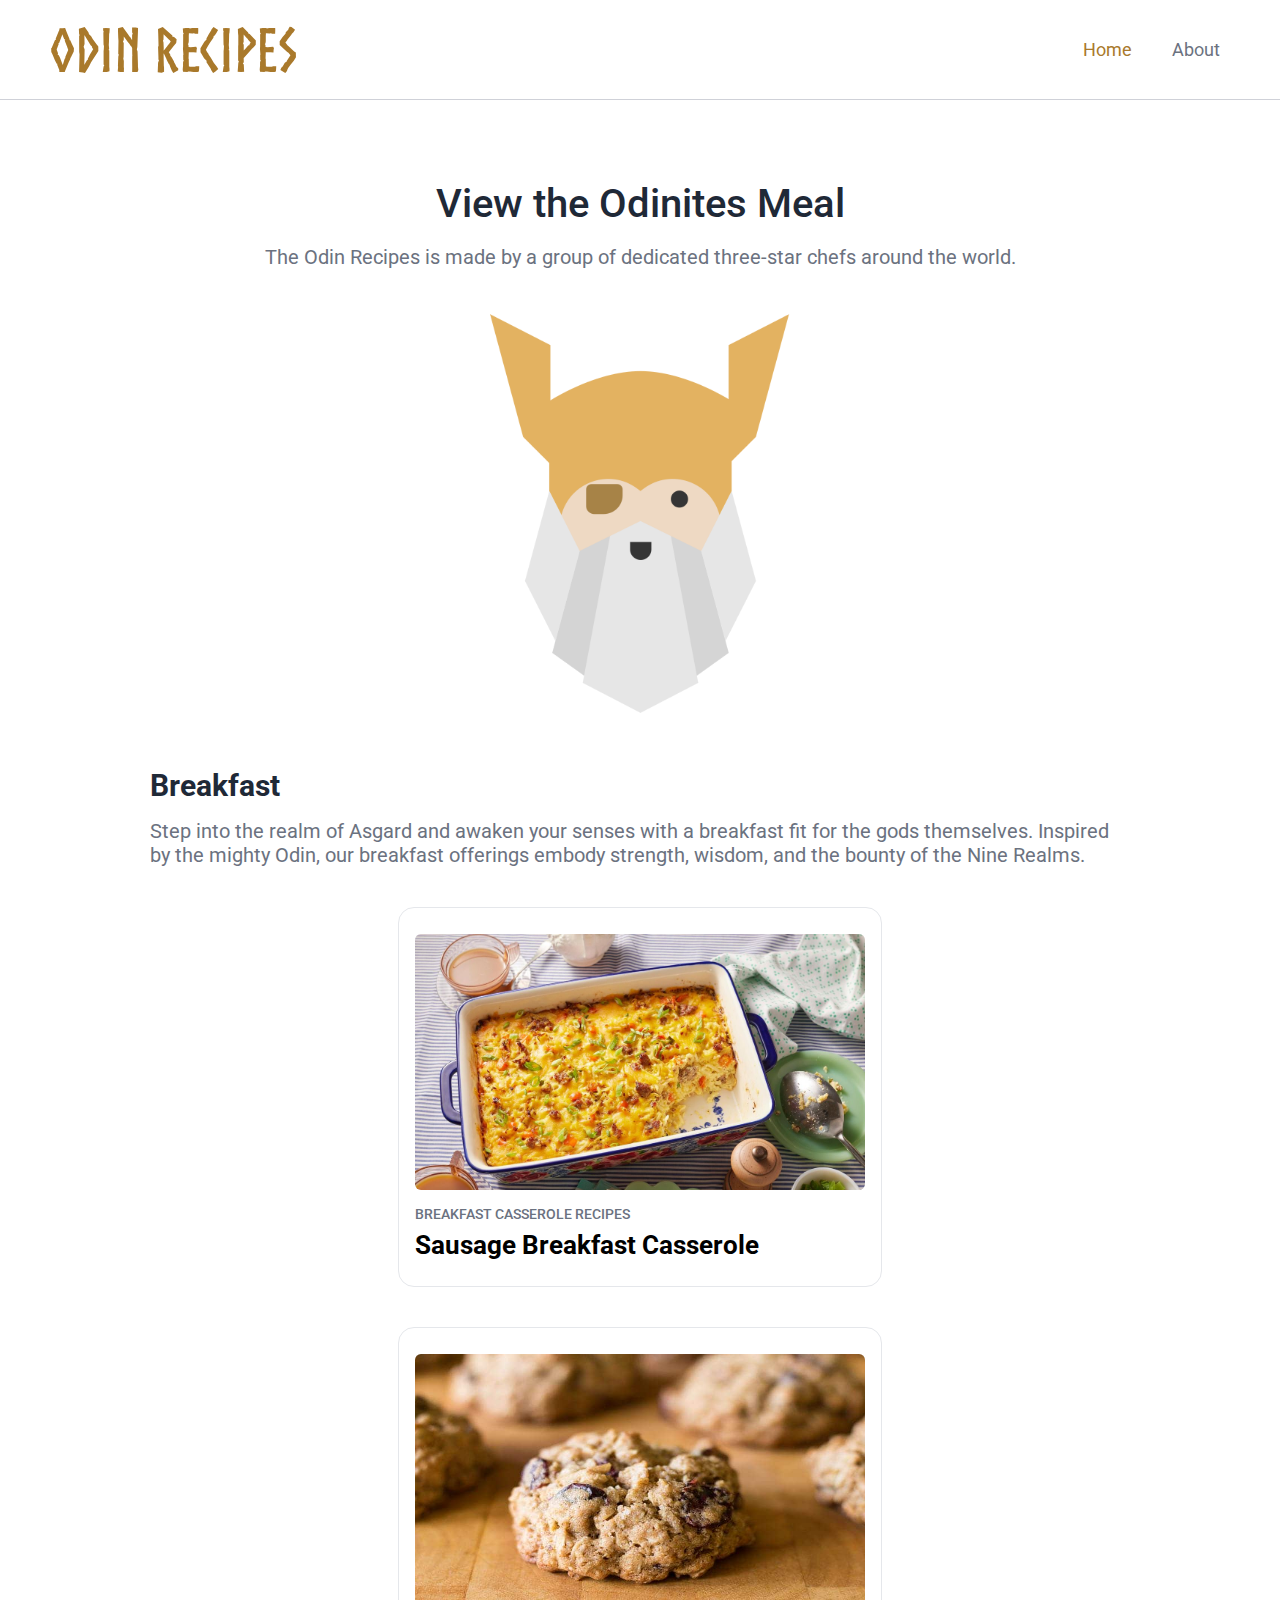
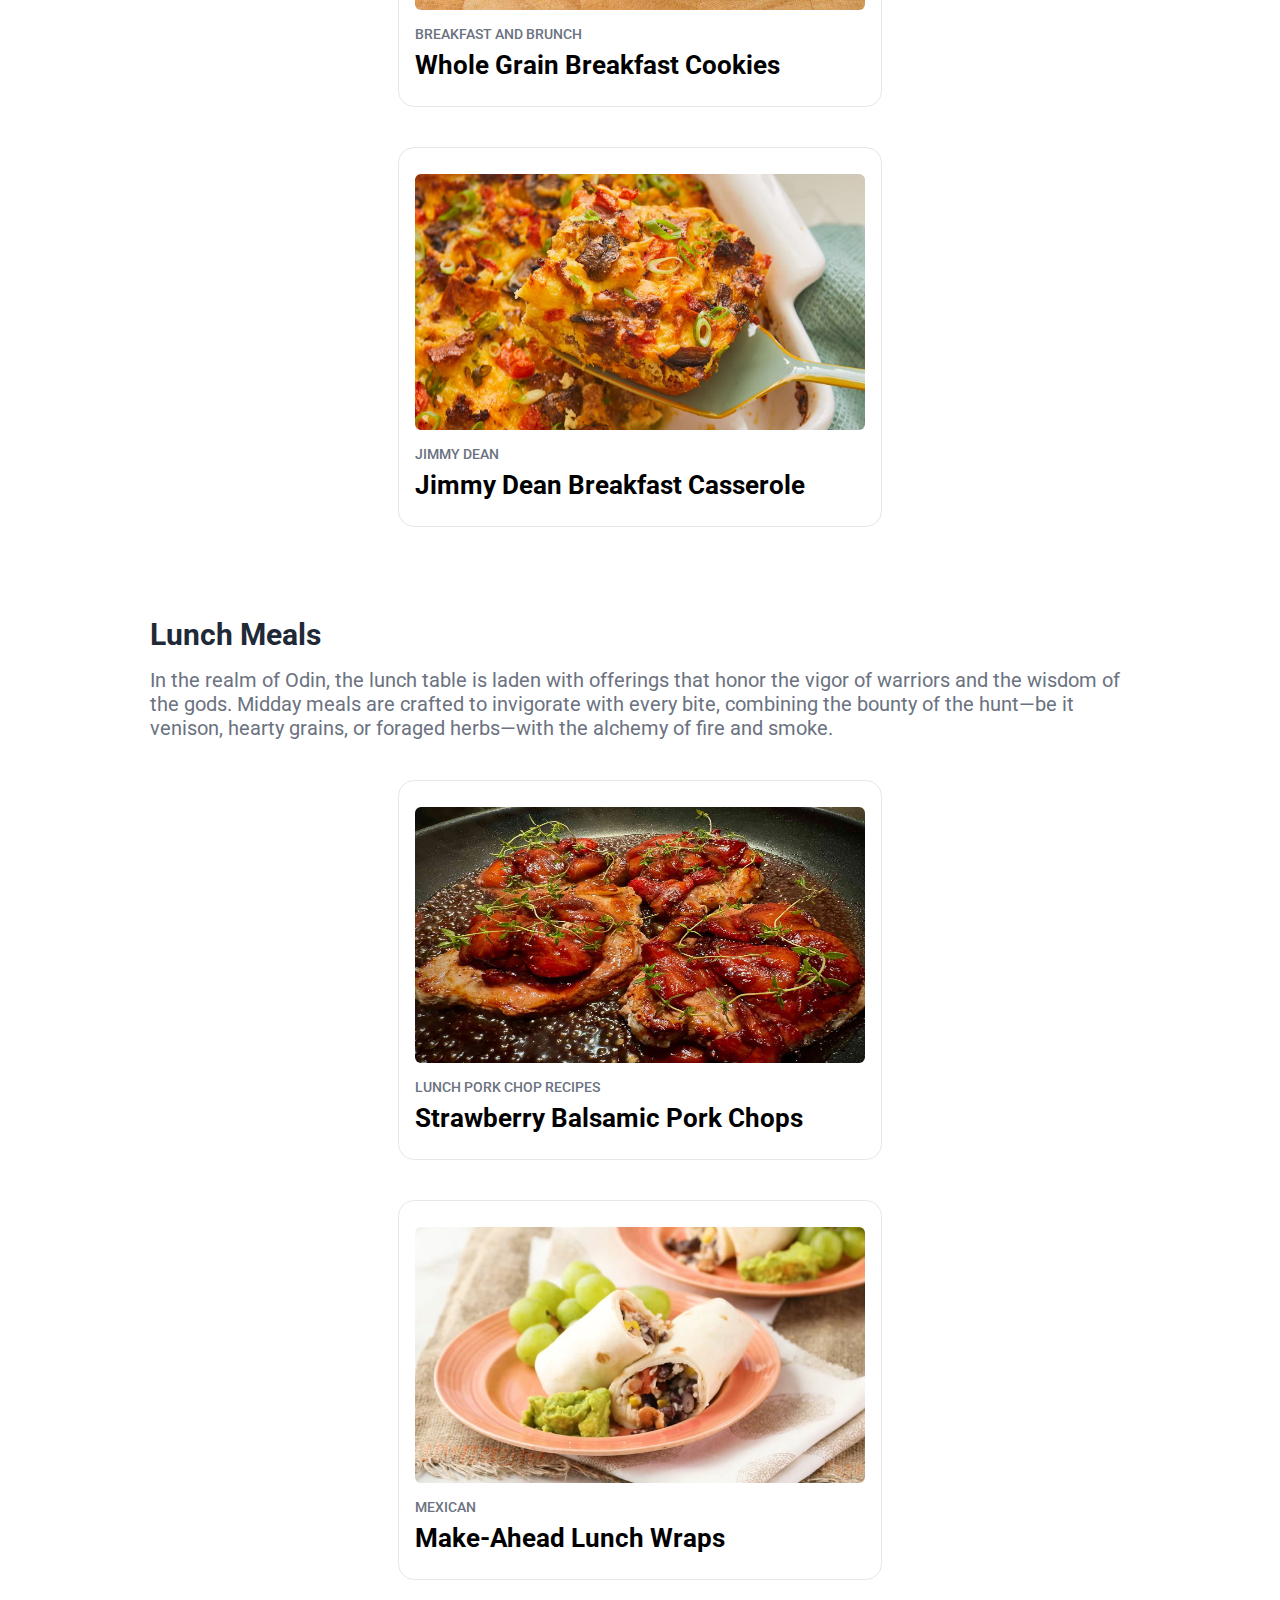
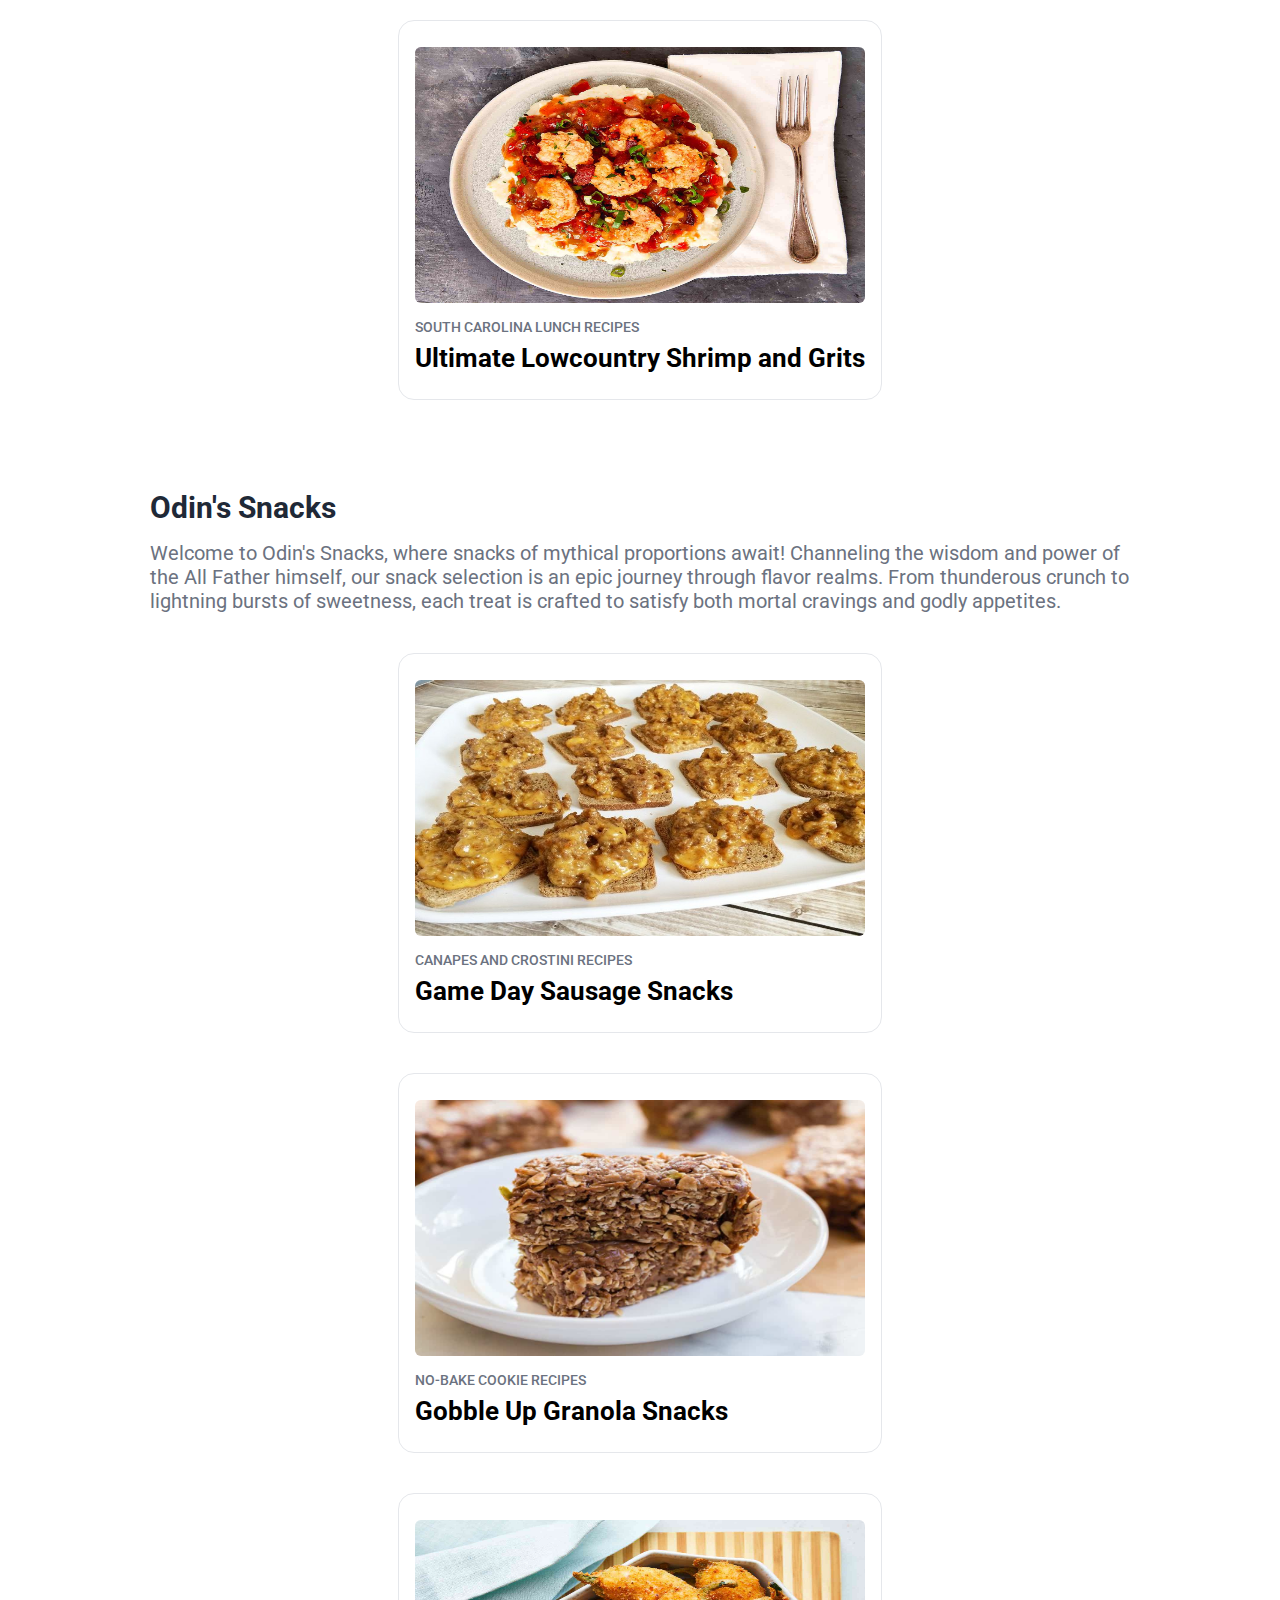
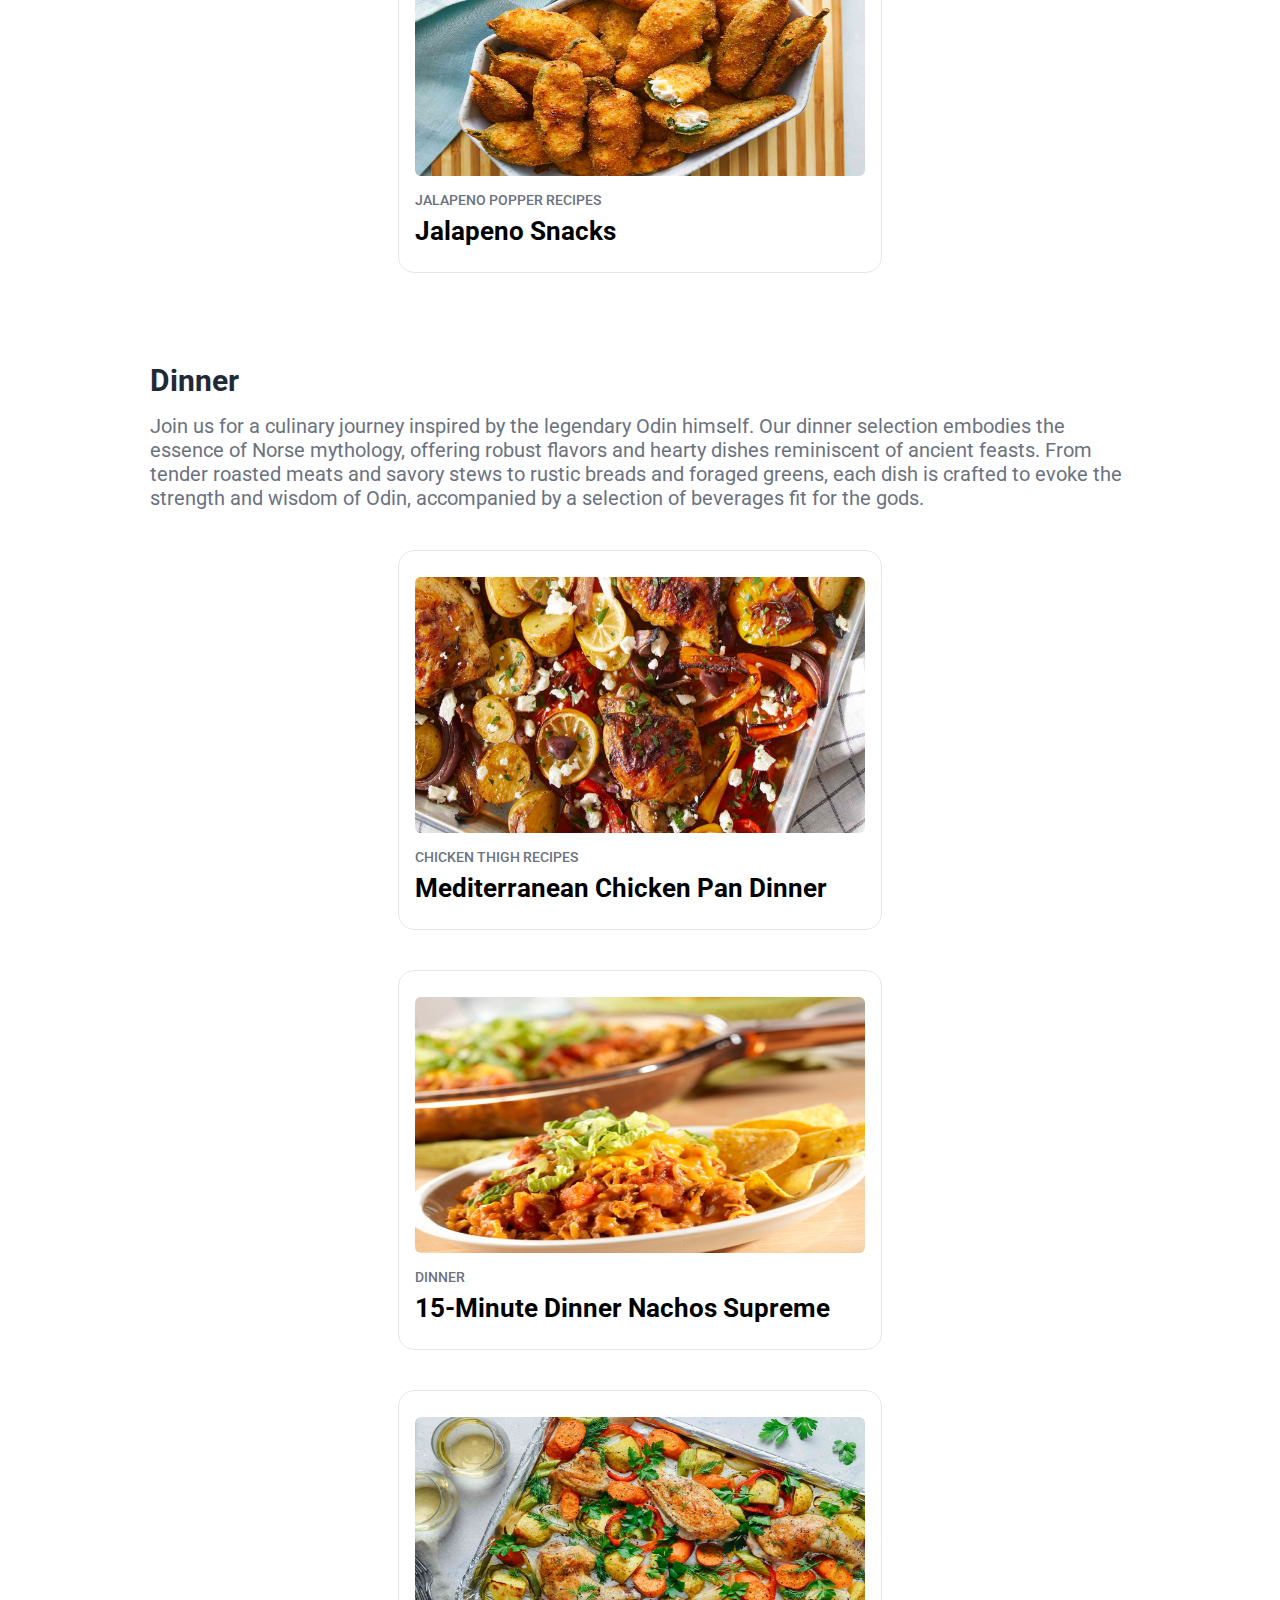
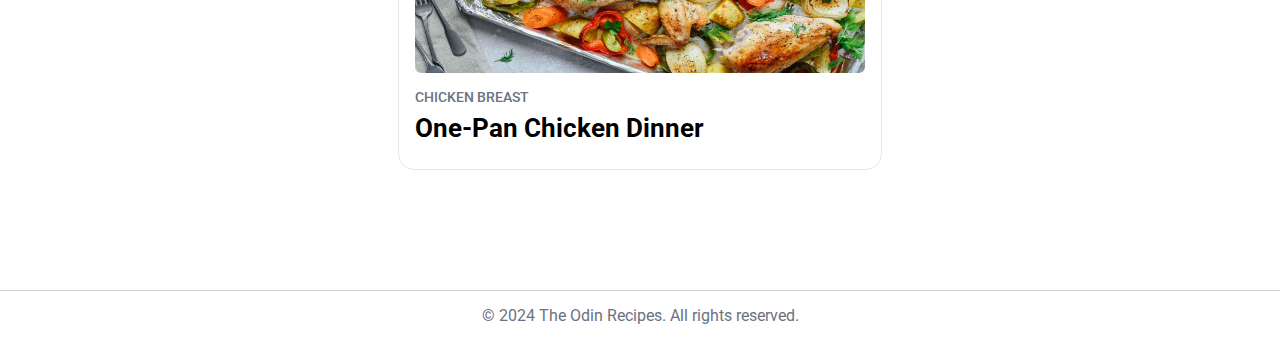
<file: index.html>
<!DOCTYPE html>
<html lang="en">
  <head>
    <meta charset="UTF-8" />
    <meta name="viewport" content="width=device-width, initial-scale=1.0" />
    <title>Odin Recipes</title>
    <link rel="stylesheet" href="./styles/style.css" />
  </head>
  <body>
    <div class="header">
      <a href="./index.html" class="logo">Odin Recipes</a>
      <nav>
        <ul class="navbar">
          <li><a href="./index.html" class="active">Home</a></li>
          <li><a href="">About</a></li>
        </ul>
      </nav>
    </div>

    <div class="main">
      <div class="hero">
        <h1>View the Odinites Meal</h1>
        <p>
          The Odin Recipes is made by a group of dedicated three-star chefs
          around the world.
        </p>

        <img
          src="./images/odin-head-logo.png"
          alt="The head logo of the odin project"
        />
      </div>

      <div class="recipes">
        <h2>Breakfast</h2>
        <p>
          Step into the realm of Asgard and awaken your senses with a breakfast
          fit for the gods themselves. Inspired by the mighty Odin, our
          breakfast offerings embody strength, wisdom, and the bounty of the
          Nine Realms.
        </p>

        <div class="card-container">
          <a href="./recipes/sausage-breakfast-casserole.html">
            <div class="card">
              <img
                src="./images/sausage-breakfast-casserole.jpeg"
                alt="Picture of sausage breakfast casserole"
              />
              <div class="card-title">
                <p>BREAKFAST CASSEROLE RECIPES</p>
                <h3>Sausage Breakfast Casserole</h3>
              </div>
            </div>
          </a>

          <a href="./recipes/whole-grain-breakfast-cookies.html">
            <div class="card">
              <img
                src="./images/whole-grain-breakfast-cookies.jpg"
                alt="Picture of whole grain breakfast cookies"
              />
              <div class="card-title">
                <p>BREAKFAST AND BRUNCH</p>
                <h3>Whole Grain Breakfast Cookies</h3>
              </div>
            </div>
          </a>

          <a href="./recipes/jimmy-dean-breakfast-casserole.html">
            <div class="card">
              <img
                src="./images/jimmy-dean-breakfast-casserole.jpg"
                alt="Picture of jimmy dean breakfast casserole"
              />
              <div class="card-title">
                <p>JIMMY DEAN</p>
                <h3>Jimmy Dean Breakfast Casserole</h3>
              </div>
            </div>
          </a>
        </div>
      </div>

      <div class="recipes">
        <h2>Lunch Meals</h2>
        <p>
          In the realm of Odin, the lunch table is laden with offerings that
          honor the vigor of warriors and the wisdom of the gods. Midday meals
          are crafted to invigorate with every bite, combining the bounty of the
          hunt—be it venison, hearty grains, or foraged herbs—with the alchemy
          of fire and smoke.
        </p>

        <div class="card-container">
          <a href="./index.html">
            <div class="card">
              <img
                src="./images/strawberry-balsamic-pork-chops.jpg"
                alt="Picture of strawberry balsamic pork chops"
              />
              <div class="card-title">
                <p>LUNCH PORK CHOP RECIPES</p>
                <h3>Strawberry Balsamic Pork Chops</h3>
              </div>
            </div>
          </a>

          <a href="./index.html">
            <div class="card">
              <img
                src="./images/make-ahead-lunch-wraps.jpg"
                alt="Picture of make ahead lunch wraps"
              />
              <div class="card-title">
                <p>MEXICAN</p>
                <h3>Make-Ahead Lunch Wraps</h3>
              </div>
            </div>
          </a>

          <a href="./index.html">
            <div class="card">
              <img
                src="./images/ultimate-lowcountry-shrimp-and-grits.jpg"
                alt="Picture of ultimate lowcountry shrimp and grits"
              />
              <div class="card-title">
                <p>SOUTH CAROLINA LUNCH RECIPES</p>
                <h3>Ultimate Lowcountry Shrimp and Grits</h3>
              </div>
            </div>
          </a>
        </div>
      </div>

      <div class="recipes">
        <h2>Odin's Snacks</h2>
        <p>
          Welcome to Odin's Snacks, where snacks of mythical proportions await!
          Channeling the wisdom and power of the All Father himself, our snack
          selection is an epic journey through flavor realms. From thunderous
          crunch to lightning bursts of sweetness, each treat is crafted to
          satisfy both mortal cravings and godly appetites.
        </p>

        <div class="card-container">
          <a href="./index.html">
            <div class="card">
              <img
                src="./images/game-day-sausage-snacks.jpg"
                alt="Picture of game day sausage snacks"
              />
              <div class="card-title">
                <p>CANAPES AND CROSTINI RECIPES</p>
                <h3>Game Day Sausage Snacks</h3>
              </div>
            </div>
          </a>

          <a href="./index.html">
            <div class="card">
              <img
                src="./images/gobble-up-granola-snacks.jpg"
                alt="Picture of gobble up granola snacks"
              />
              <div class="card-title">
                <p>NO-BAKE COOKIE RECIPES</p>
                <h3>Gobble Up Granola Snacks</h3>
              </div>
            </div>
          </a>

          <a href="./index.html">
            <div class="card">
              <img
                src="./images/jalapeno-snacks.jpg"
                alt="Picture of jalapeno snacks"
              />
              <div class="card-title">
                <p>JALAPENO POPPER RECIPES</p>
                <h3>Jalapeno Snacks</h3>
              </div>
            </div>
          </a>
        </div>
      </div>

      <div class="recipes">
        <h2>Dinner</h2>
        <p>
          Join us for a culinary journey inspired by the legendary Odin himself.
          Our dinner selection embodies the essence of Norse mythology, offering
          robust flavors and hearty dishes reminiscent of ancient feasts. From
          tender roasted meats and savory stews to rustic breads and foraged
          greens, each dish is crafted to evoke the strength and wisdom of Odin,
          accompanied by a selection of beverages fit for the gods.
        </p>

        <div class="card-container">
          <a href="#">
            <div class="card">
              <img
                src="./images/mediterranean-chicken-pan-dinner.jpg"
                alt="Picture of Mediterranean Chicken Pan Dinner"
              />
              <div class="card-title">
                <p>CHICKEN THIGH RECIPES</p>
                <h3>Mediterranean Chicken Pan Dinner</h3>
              </div>
            </div>
          </a>

          <a href="#">
            <div class="card">
              <img
                src="./images/fifteen-minute-dinner-nachoes.jpeg"
                alt="Picture of 15-Minute Dinner Nachos Supreme"
              />
              <div class="card-title">
                <p>DINNER</p>
                <h3>15-Minute Dinner Nachos Supreme</h3>
              </div>
            </div>
          </a>

          <a href="#">
            <div class="card">
              <img
                src="./images/one-pan-chicken-dinner.jpg"
                alt="Picture of One-Pan Chicken Dinner"
              />
              <div class="card-title">
                <p>CHICKEN BREAST</p>
                <h3>One-Pan Chicken Dinner</h3>
              </div>
            </div>
          </a>
        </div>
      </div>
    </div>

    <div class="footer">
      <p>© 2024 The Odin Recipes. All rights reserved.</p>
    </div>
  </body>
</html>
</file>
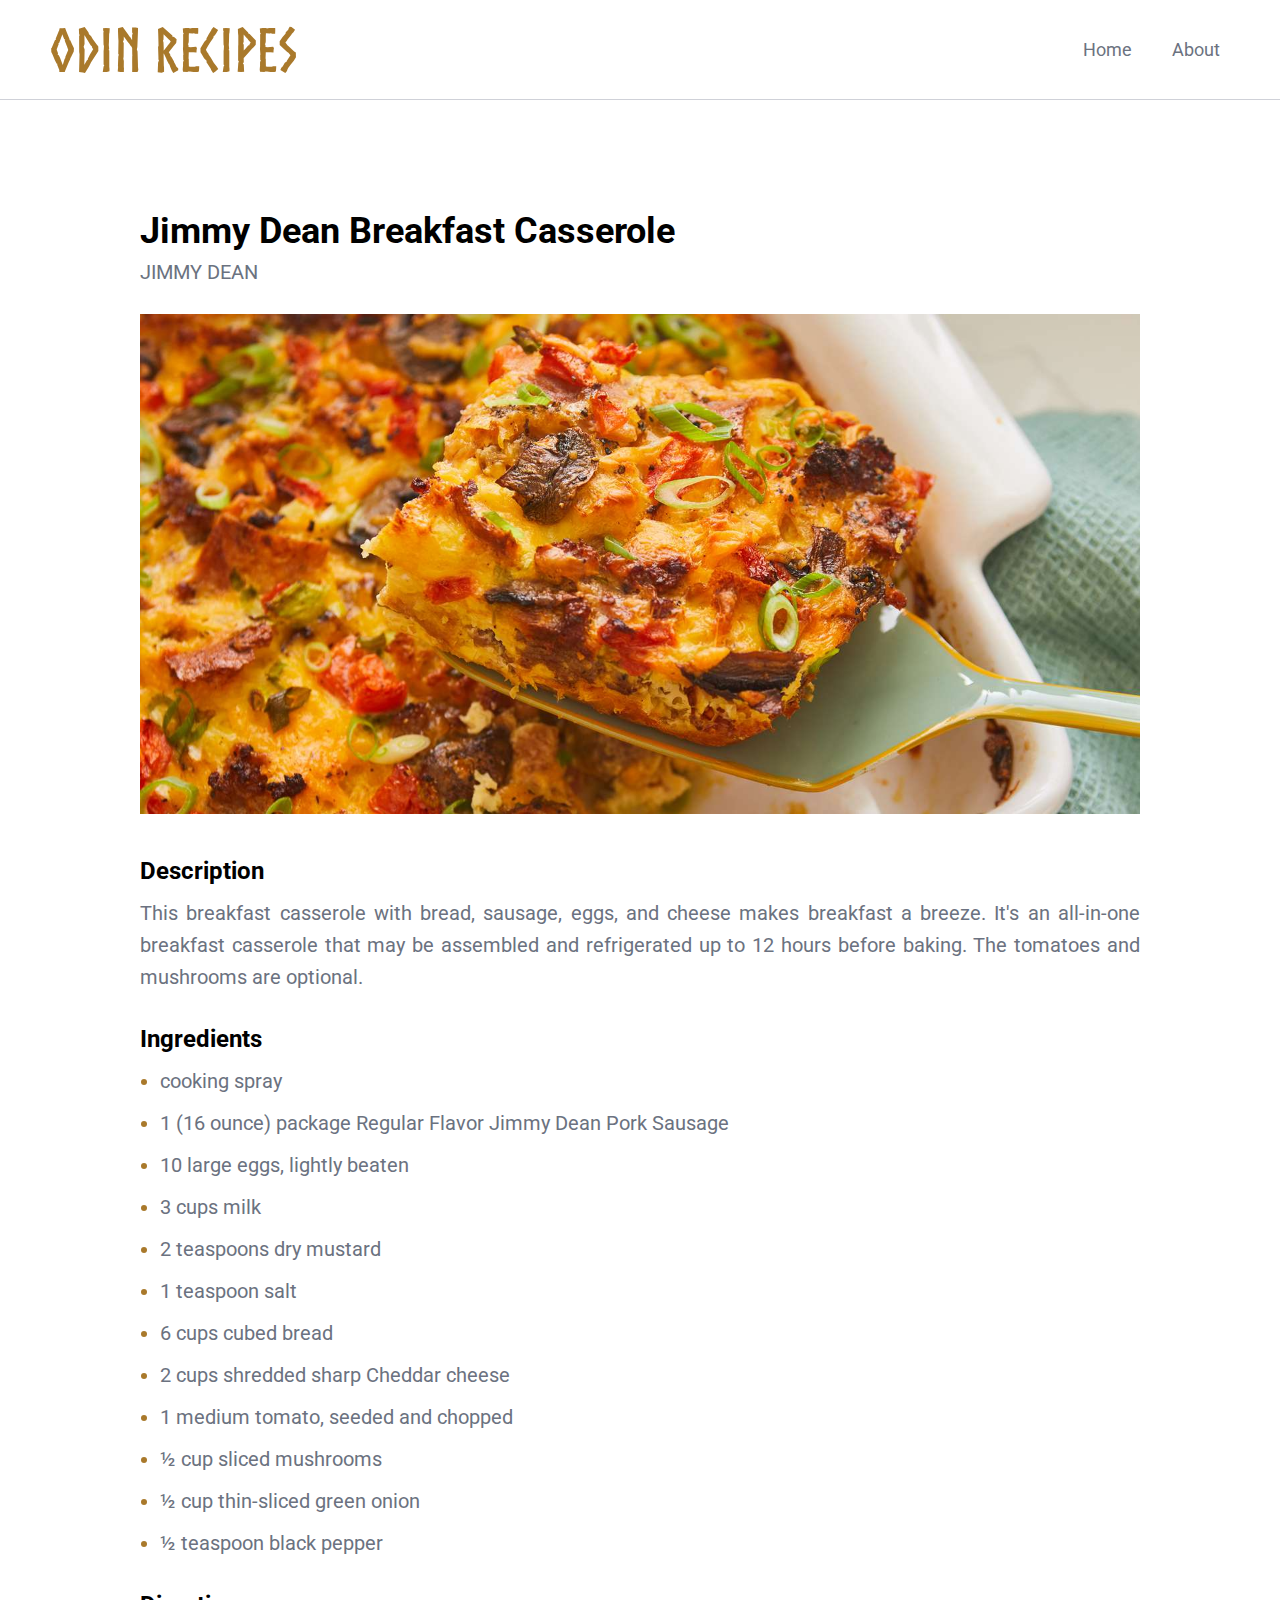
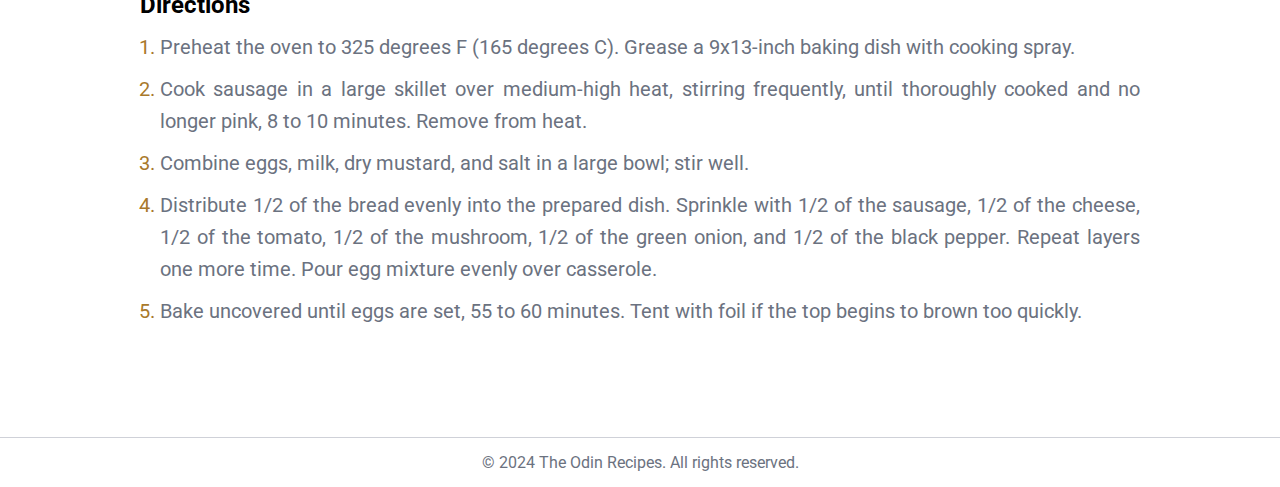
<file: recipes/jimmy-dean-breakfast-casserole.html>
<!DOCTYPE html>
<html lang="en">
  <head>
    <meta charset="UTF-8" />
    <meta name="viewport" content="width=device-width, initial-scale=1.0" />
    <title>Odin Recipes | Jimmy Dean Breakfast Casserole</title>
    <link rel="stylesheet" href="../styles/style.css" />
  </head>
  <body>
    <div class="header">
      <a href="../index.html" class="logo">Odin Recipes</a>
      <nav>
        <ul class="navbar">
          <li><a href="../index.html">Home</a></li>
          <li><a href="">About</a></li>
        </ul>
      </nav>
    </div>

    <div class="main">
      <div class="content-container">
        <div class="title-content">
          <h2>Jimmy Dean Breakfast Casserole</h2>
          <p>JIMMY DEAN</p>
        </div>
        <div class="text-content">
          <img
            src="../images/jimmy-dean-breakfast-casserole.jpg"
            alt="Picture of jimmy dean breakfast casserole"
          />
          <h3>Description</h3>
          <p>
            This breakfast casserole with bread, sausage, eggs, and cheese makes
            breakfast a breeze. It's an all-in-one breakfast casserole that may
            be assembled and refrigerated up to 12 hours before baking. The
            tomatoes and mushrooms are optional.
          </p>
          <h3>Ingredients</h3>
          <ul>
            <li>
              <p>cooking spray</p>
            </li>
            <li>
              <p>1 (16 ounce) package Regular Flavor Jimmy Dean Pork Sausage</p>
            </li>
            <li>
              <p>10 large eggs, lightly beaten</p>
            </li>
            <li>
              <p>3 cups milk</p>
            </li>
            <li>
              <p>2 teaspoons dry mustard</p>
            </li>
            <li>
              <p>1 teaspoon salt</p>
            </li>
            <li>
              <p>6 cups cubed bread</p>
            </li>
            <li>
              <p>2 cups shredded sharp Cheddar cheese</p>
            </li>
            <li>
              <p>1 medium tomato, seeded and chopped</p>
            </li>
            <li>
              <p>½ cup sliced mushrooms</p>
            </li>
            <li>
              <p>½ cup thin-sliced green onion</p>
            </li>
            <li>
              <p>½ teaspoon black pepper</p>
            </li>
          </ul>

          <h3>Directions</h3>
          <ol>
            <li>
              <p>
                Preheat the oven to 325 degrees F (165 degrees C). Grease a
                9x13-inch baking dish with cooking spray.
              </p>
            </li>
            <li>
              <p>
                Cook sausage in a large skillet over medium-high heat, stirring
                frequently, until thoroughly cooked and no longer pink, 8 to 10
                minutes. Remove from heat.
              </p>
            </li>
            <li>
              <p>
                Combine eggs, milk, dry mustard, and salt in a large bowl; stir
                well.
              </p>
            </li>
            <li>
              <p>
                Distribute 1/2 of the bread evenly into the prepared dish.
                Sprinkle with 1/2 of the sausage, 1/2 of the cheese, 1/2 of the
                tomato, 1/2 of the mushroom, 1/2 of the green onion, and 1/2 of
                the black pepper. Repeat layers one more time. Pour egg mixture
                evenly over casserole.
              </p>
            </li>
            <li>
              <p>
                Bake uncovered until eggs are set, 55 to 60 minutes. Tent with
                foil if the top begins to brown too quickly.
              </p>
            </li>
          </ol>
        </div>
      </div>
    </div>

    <div class="footer">
      <p>© 2024 The Odin Recipes. All rights reserved.</p>
    </div>
  </body>
</html>
</file>
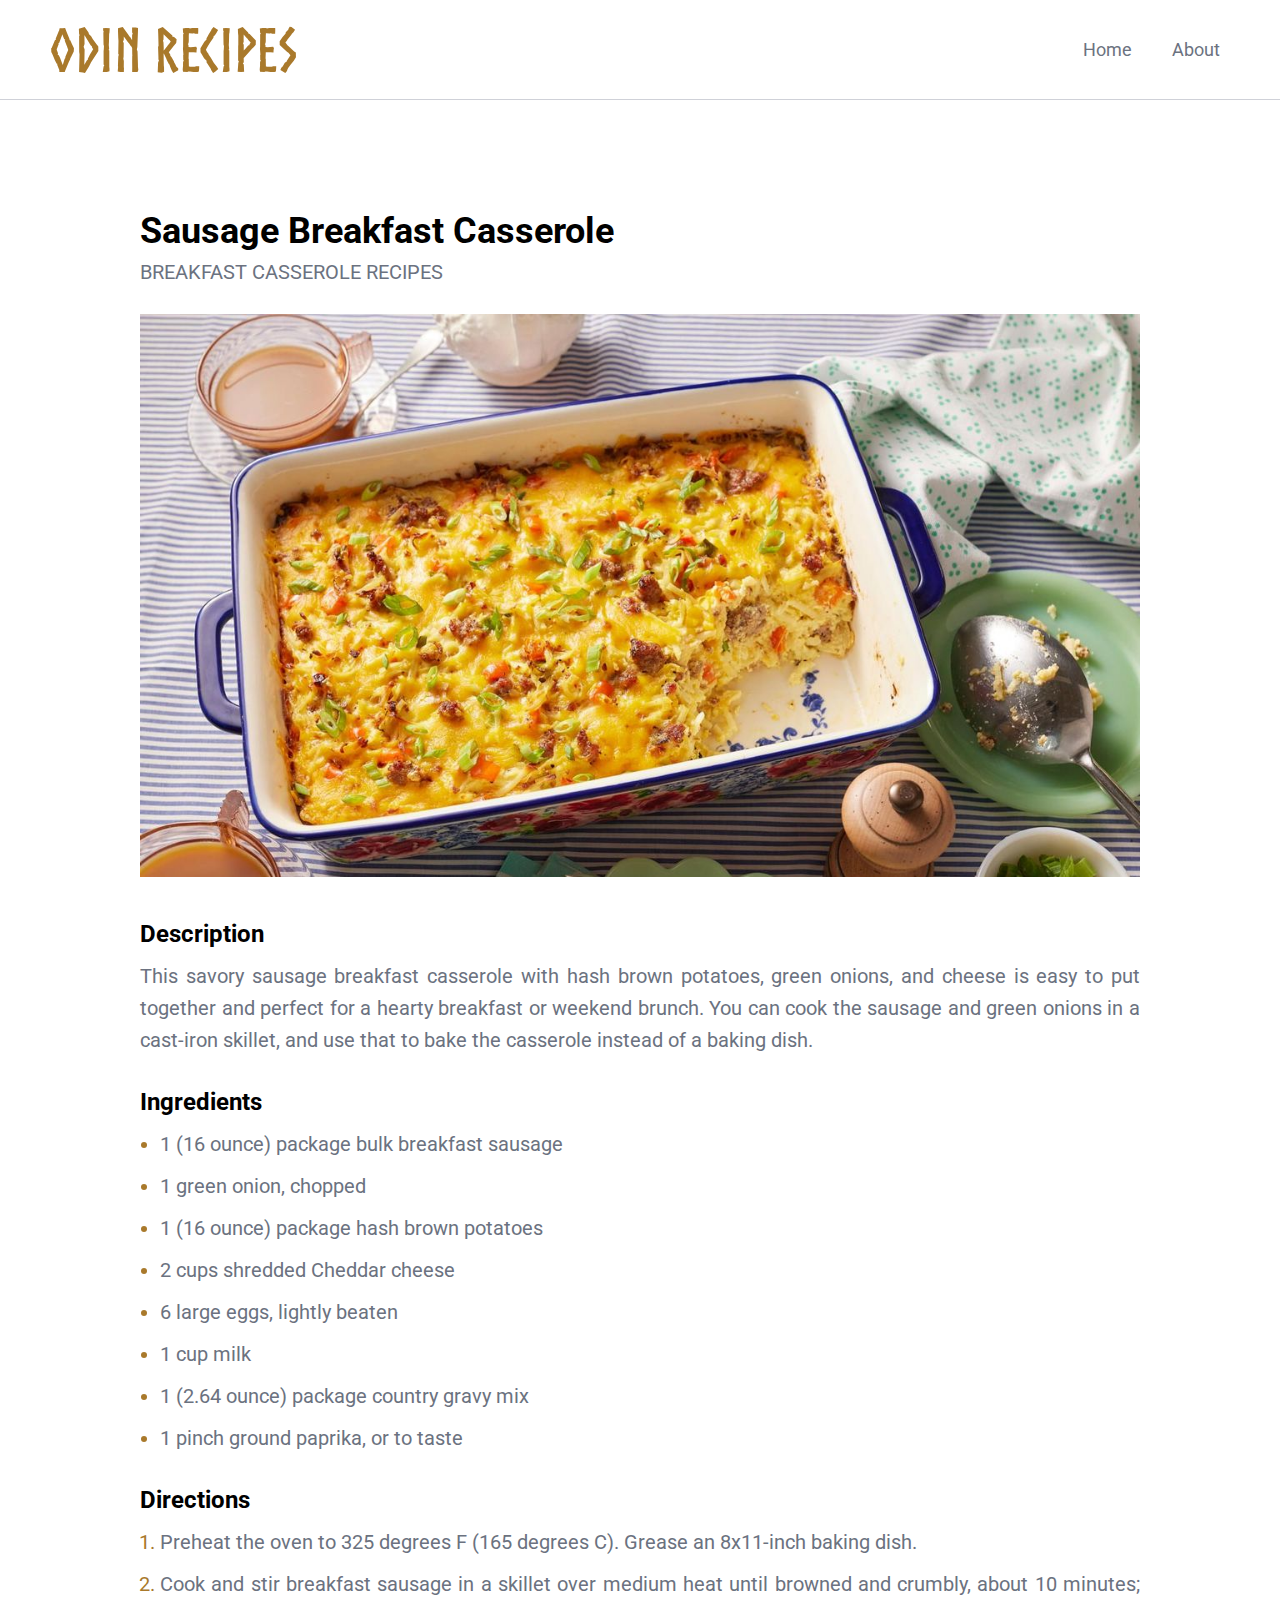
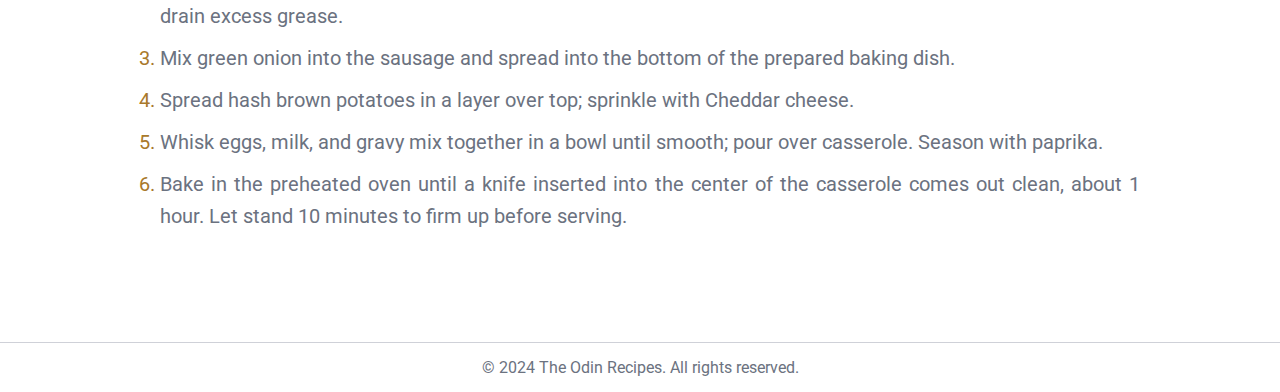
<file: recipes/sausage-breakfast-casserole.html>
<!DOCTYPE html>
<html lang="en">
  <head>
    <meta charset="UTF-8" />
    <meta name="viewport" content="width=device-width, initial-scale=1.0" />
    <title>Odin Recipes | Sausage Breakfast Casserole</title>
    <link rel="stylesheet" href="../styles/style.css" />
  </head>
  <body>
    <div class="header">
      <a href="../index.html" class="logo">Odin Recipes</a>
      <nav>
        <ul class="navbar">
          <li><a href="../index.html">Home</a></li>
          <li><a href="">About</a></li>
        </ul>
      </nav>
    </div>

    <div class="main">
      <div class="content-container">
        <div class="title-content">
          <h2>Sausage Breakfast Casserole</h2>
          <p>BREAKFAST CASSEROLE RECIPES</p>
        </div>
        <div class="text-content">
          <img src="../images/sausage-breakfast-casserole.jpeg" alt="" />
          <h3>Description</h3>
          <p>
            This savory sausage breakfast casserole with hash brown potatoes,
            green onions, and cheese is easy to put together and perfect for a
            hearty breakfast or weekend brunch. You can cook the sausage and
            green onions in a cast-iron skillet, and use that to bake the
            casserole instead of a baking dish.
          </p>
          <h3>Ingredients</h3>
          <ul>
            <li><p>1 (16 ounce) package bulk breakfast sausage</p></li>
            <li><p>1 green onion, chopped</p></li>
            <li><p>1 (16 ounce) package hash brown potatoes</p></li>
            <li><p>2 cups shredded Cheddar cheese</p></li>
            <li><p>6 large eggs, lightly beaten</p></li>
            <li><p>1 cup milk</p></li>
            <li><p>1 (2.64 ounce) package country gravy mix</p></li>
            <li><p>1 pinch ground paprika, or to taste</p></li>
          </ul>

          <h3>Directions</h3>
          <ol>
            <li>
              <p>
                Preheat the oven to 325 degrees F (165 degrees C). Grease an
                8x11-inch baking dish.
              </p>
            </li>
            <li>
              <p>
                Cook and stir breakfast sausage in a skillet over medium heat
                until browned and crumbly, about 10 minutes; drain excess
                grease.
              </p>
            </li>
            <li>
              <p>
                Mix green onion into the sausage and spread into the bottom of
                the prepared baking dish.
              </p>
            </li>
            <li>
              <p>
                Spread hash brown potatoes in a layer over top; sprinkle with
                Cheddar cheese.
              </p>
            </li>
            <li>
              <p>
                Whisk eggs, milk, and gravy mix together in a bowl until smooth;
                pour over casserole. Season with paprika.
              </p>
            </li>
            <li>
              <p>
                Bake in the preheated oven until a knife inserted into the
                center of the casserole comes out clean, about 1 hour. Let stand
                10 minutes to firm up before serving.
              </p>
            </li>
          </ol>
        </div>
      </div>
    </div>

    <div class="footer">
      <p>© 2024 The Odin Recipes. All rights reserved.</p>
    </div>
  </body>
</html>
</file>
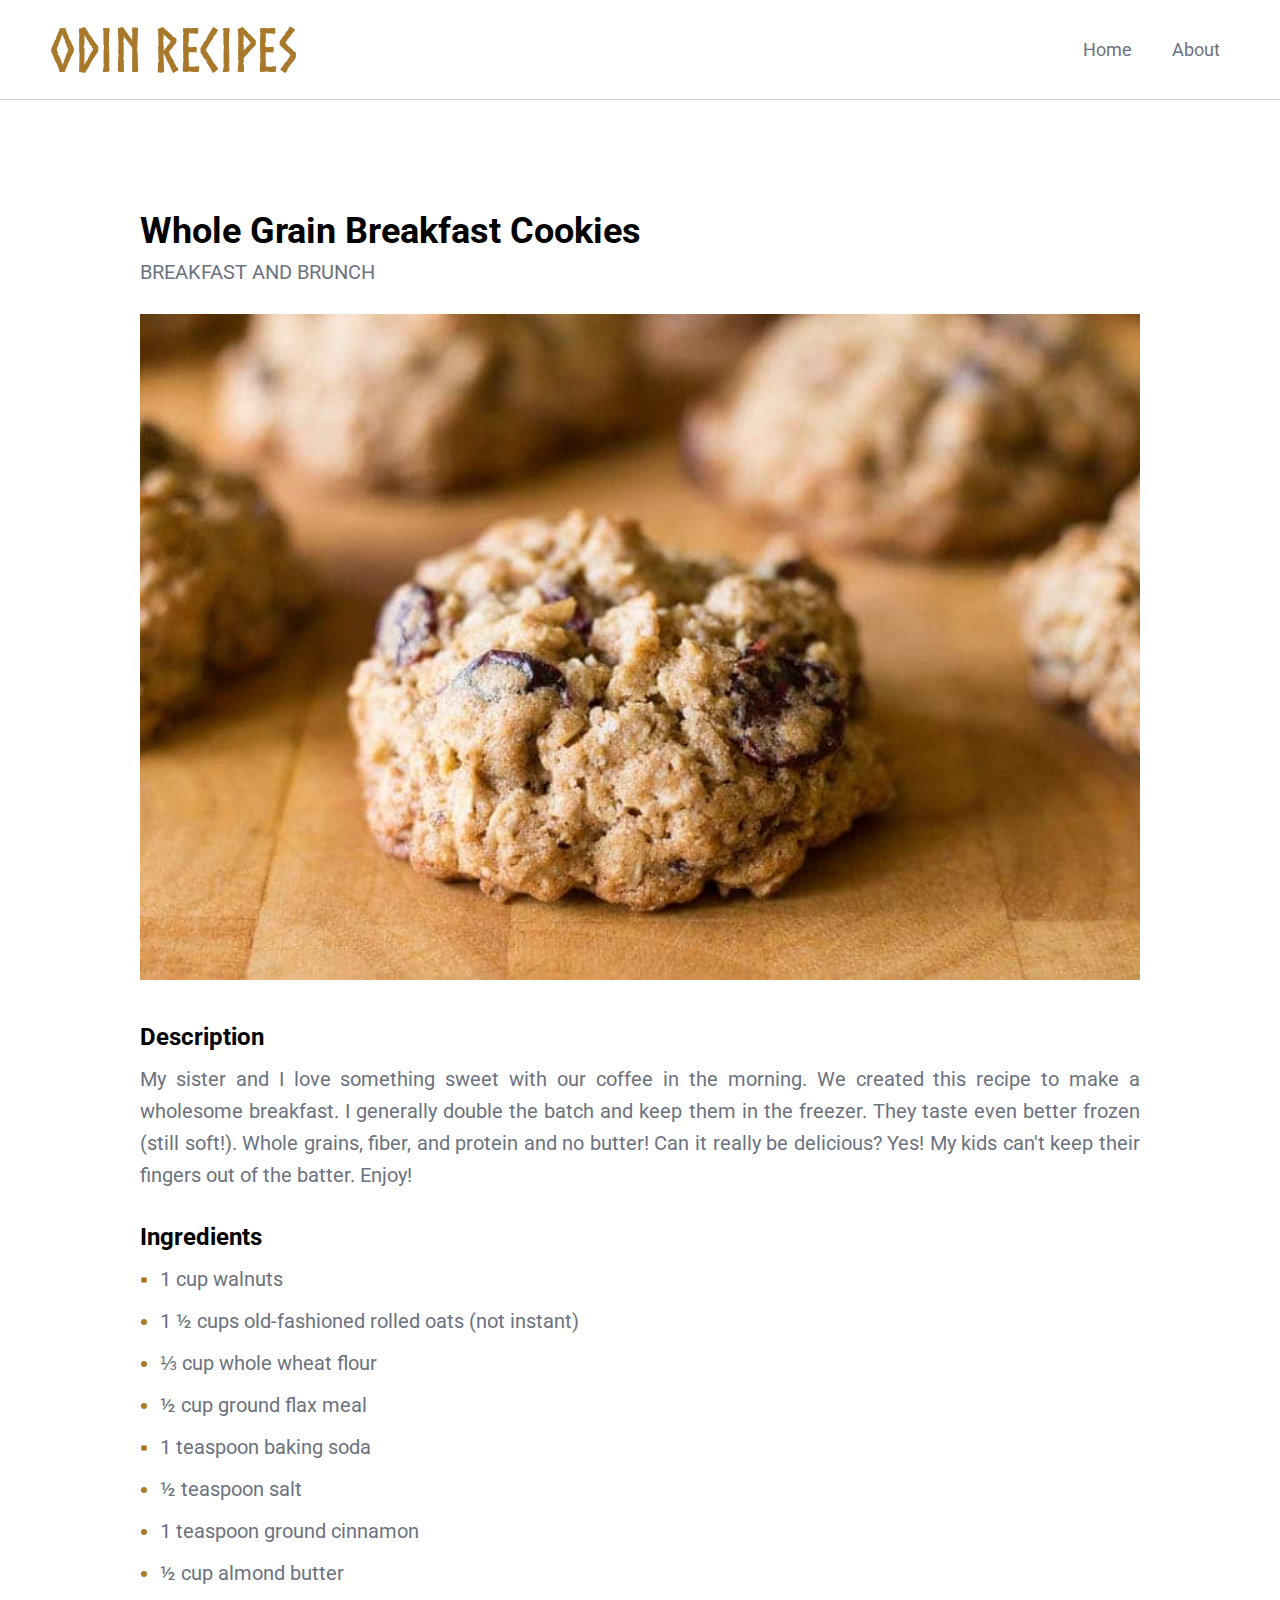
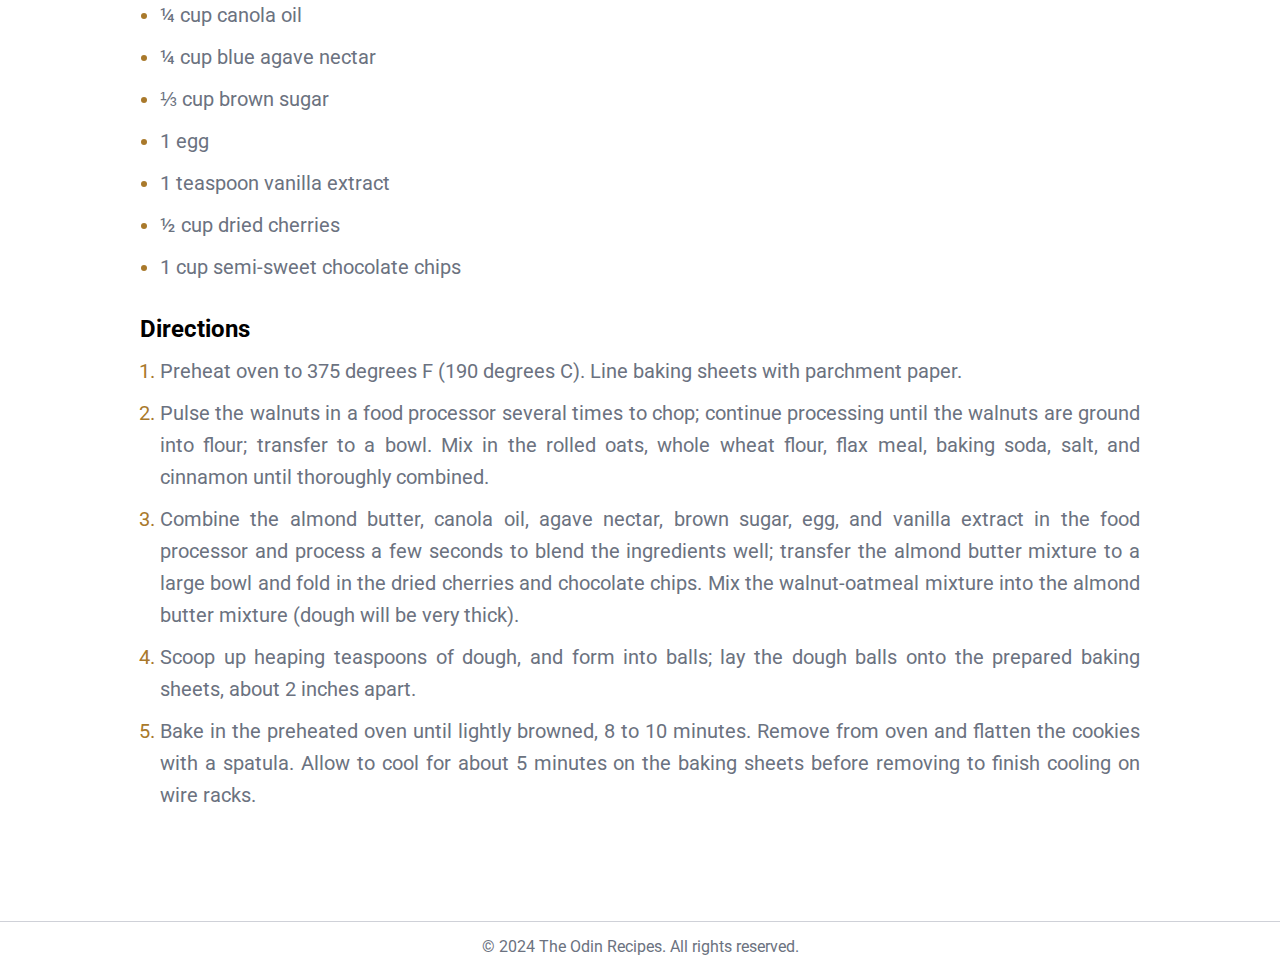
<file: recipes/whole-grain-breakfast-cookies.html>
<!DOCTYPE html>
<html lang="en">
  <head>
    <meta charset="UTF-8" />
    <meta name="viewport" content="width=device-width, initial-scale=1.0" />
    <title>Odin Recipes | Whole Grain Breakfast Cookies</title>
    <link rel="stylesheet" href="../styles/style.css" />
  </head>
  <body>
    <div class="header">
      <a href="../index.html" class="logo">Odin Recipes</a>
      <nav>
        <ul class="navbar">
          <li><a href="../index.html">Home</a></li>
          <li><a href="">About</a></li>
        </ul>
      </nav>
    </div>

    <div class="main">
      <div class="content-container">
        <div class="title-content">
          <h2>Whole Grain Breakfast Cookies</h2>
          <p>BREAKFAST AND BRUNCH</p>
        </div>
        <div class="text-content">
          <img
            src="../images/whole-grain-breakfast-cookies.jpg"
            alt="Picture of whole grain breakfast cookies"
          />
          <h3>Description</h3>
          <p>
            My sister and I love something sweet with our coffee in the morning.
            We created this recipe to make a wholesome breakfast. I generally
            double the batch and keep them in the freezer. They taste even
            better frozen (still soft!). Whole grains, fiber, and protein and no
            butter! Can it really be delicious? Yes! My kids can't keep their
            fingers out of the batter. Enjoy!
          </p>
          <h3>Ingredients</h3>
          <ul>
            <li>
              <p>1 cup walnuts</p>
            </li>
            <li>
              <p>1 ½ cups old-fashioned rolled oats (not instant)</p>
            </li>
            <li>
              <p>⅓ cup whole wheat flour</p>
            </li>
            <li>
              <p>½ cup ground flax meal</p>
            </li>
            <li>
              <p>1 teaspoon baking soda</p>
            </li>
            <li>
              <p>½ teaspoon salt</p>
            </li>
            <li>
              <p>1 teaspoon ground cinnamon</p>
            </li>
            <li>
              <p>½ cup almond butter</p>
            </li>
            <li>
              <p>¼ cup canola oil</p>
            </li>
            <li>
              <p>¼ cup blue agave nectar</p>
            </li>
            <li>
              <p>⅓ cup brown sugar</p>
            </li>
            <li>
              <p>1 egg</p>
            </li>
            <li>
              <p>1 teaspoon vanilla extract</p>
            </li>
            <li>
              <p>½ cup dried cherries</p>
            </li>
            <li>
              <p>1 cup semi-sweet chocolate chips</p>
            </li>
          </ul>

          <h3>Directions</h3>
          <ol>
            <li>
              <p>
                Preheat oven to 375 degrees F (190 degrees C). Line baking
                sheets with parchment paper.
              </p>
            </li>
            <li>
              <p>
                Pulse the walnuts in a food processor several times to chop;
                continue processing until the walnuts are ground into flour;
                transfer to a bowl. Mix in the rolled oats, whole wheat flour,
                flax meal, baking soda, salt, and cinnamon until thoroughly
                combined.
              </p>
            </li>
            <li>
              <p>
                Combine the almond butter, canola oil, agave nectar, brown
                sugar, egg, and vanilla extract in the food processor and
                process a few seconds to blend the ingredients well; transfer
                the almond butter mixture to a large bowl and fold in the dried
                cherries and chocolate chips. Mix the walnut-oatmeal mixture
                into the almond butter mixture (dough will be very thick).
              </p>
            </li>
            <li>
              <p>
                Scoop up heaping teaspoons of dough, and form into balls; lay
                the dough balls onto the prepared baking sheets, about 2 inches
                apart.
              </p>
            </li>
            <li>
              <p>
                Bake in the preheated oven until lightly browned, 8 to 10
                minutes. Remove from oven and flatten the cookies with a
                spatula. Allow to cool for about 5 minutes on the baking sheets
                before removing to finish cooling on wire racks.
              </p>
            </li>
          </ol>
        </div>
      </div>
    </div>

    <div class="footer">
      <p>© 2024 The Odin Recipes. All rights reserved.</p>
    </div>
  </body>
</html>
</file>
<file: styles/style.css>
@import url('https://fonts.googleapis.com/css2?family=Roboto:ital,wght@0,100;0,300;0,400;0,500;0,700;0,900;1,100;1,300;1,400;1,500;1,700;1,900&display=swap');

@font-face {
    font-family: 'Norse Bold';
    src: url(../fonts/norsebold.otf);
}

* {
    padding: 0;
    margin: 0;
    box-sizing: border-box;
}

:root {
    --logo-color: #a9792b;
    --text-gray: #6b7280;
    --heading-gray: #1f2937;
    --bg-gray-50: #f9fafb;

}

body {
    height: 100vh;
    font-family: 'Roboto', Arial, Helvetica, sans-serif;
    display: flex;
    flex-direction: column;
}

a {
    text-decoration: none;
    color: black;
}

.header {
    min-height: 100px;
    width: 100%;
    padding: 10px 50px;
    display: flex;
    justify-content: space-between;
    align-items: center;
    border-bottom: 1px solid #cfd1d8;
}

.logo {
    font-size: 60px; 
    color: var(--logo-color);
    font-family: 'Norse Bold';
}

.navbar {
    display: flex;
    gap: 20px;
}

.navbar li {
    list-style: none;
    position: relative;
}

.navbar li a {
    color: var(--text-gray);
    font-size: 18px;
    padding: 20px 10px;
}

.navbar li a:hover {
    color: var(--logo-color);
    border-bottom: 2px solid var(--logo-color);    
}

.navbar li .active {
    color: var(--logo-color);
}

.main {
    flex: 1;
    width: 100%;
    padding: 80px 150px;
    display: flex;
    flex-direction: column;
    gap: 50px;
}

.hero {
    text-align: center;
}

.hero img {
    margin-top: 40px;
    height: auto;
    width: 300px;
    margin-left: auto;
    margin-right: auto;
    display: block;
}

.hero h1 {
    font-size: 40px;
    color: var(--heading-gray);
    font-weight: 500;
    margin-bottom: 18px;
}

.main p {
    color: var(--text-gray);
    font-size: 20px;
}

.recipes {
    margin-bottom: 40px;
}

.recipes h2 {
    font-size: 30px;
    color: var(--heading-gray);
    margin-bottom: 16px;
}

.card-container {
    width: 100%;
    margin-top: 40px;
    display: flex;
    justify-content: center;
    flex-wrap: wrap;
    gap: 40px;
}

.card:hover h3 {
    border-bottom: 0.5px solid var(--logo-color);
    display: inline-block;
}

.card {
    height: 380px;
    display: flex;
    flex-direction: column;
    padding: 10px 16px;
    border: 1px solid rgb(229, 231, 235);
    border-radius: 16px;
    gap: 16px;
    box-shadow: rgba(0, 0, 0, 1);
    justify-content: center;
}

.card img {
    height: 256px;
    width: 450px;
    border-radius: 6px;
}

.card-title p {
    font-size: 14px;
    font-weight: 500;
    margin-bottom: 8px;
}

.card-title h3 {
    font-size: 26px;
}

.footer {
    min-height: 50px;
    border-top: 1px solid #cfd1d8;
    display: flex;
    justify-content: center;
    align-items: center;
    color: var(--text-gray);
    padding: 10px 50px;
}

.content-container {
    display: flex;
    flex-direction: column;
    padding: 30px 180px;
    gap: 30px;
    align-items: center;
}

.title-content,
.text-content,
.text-content img {
    width: 1000px;
}

.title-content h2 {
    font-size: 36px;
    margin-bottom: 8px;
}

.title-content p {
    font-size: 20px;
}

.text-content {
    line-height: 2rem;
    text-align: justify;
}

.text-content h3 {
    font-size: 24px;
    margin-top: 30px;
}

.text-content p {
    margin-top: 10px;
}

.text-content img {
    height: auto;
}

.text-content ul,
.text-content ol {
    padding-left: 20px;
    color: var(--logo-color);
    font-size: 20px;
}

.text-content ul li p, 
.text-content ol li p {
    color: var(--text-gray);
}
</file>
